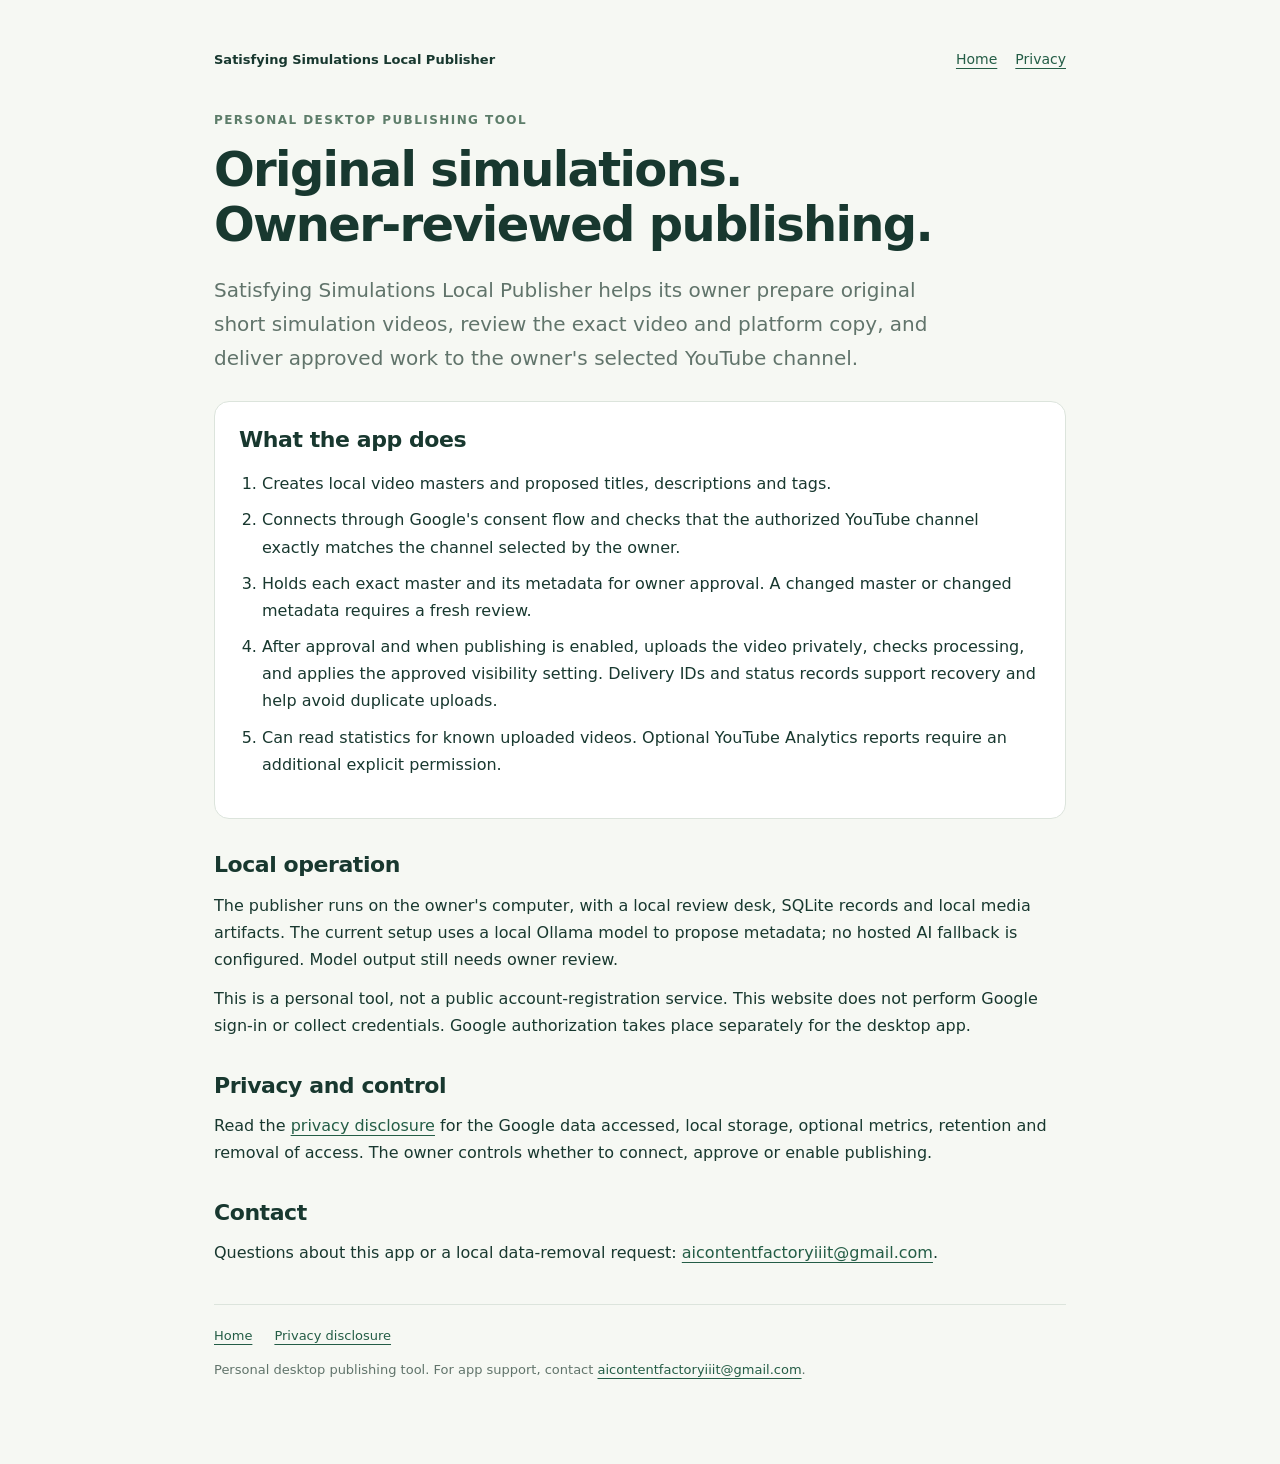
<file: index.html>
<!doctype html>
<html lang="en"><head><meta charset="utf-8"><meta name="viewport" content="width=device-width,initial-scale=1"><meta name="color-scheme" content="light"><title>Satisfying Simulations Local Publisher</title><link rel="stylesheet" href="styles.css"></head><body><main>
<nav aria-label="Main"><strong>Satisfying Simulations Local Publisher</strong><div><a href="index.html" aria-current="page">Home</a><a href="privacy.html">Privacy</a></div></nav>
<p class="eyebrow">Personal desktop publishing tool</p><h1>Original simulations.<br>Owner-reviewed publishing.</h1>
<p class="intro">Satisfying Simulations Local Publisher helps its owner prepare original short simulation videos, review the exact video and platform copy, and deliver approved work to the owner's selected YouTube channel.</p>
<section class="panel"><h2>What the app does</h2><ol><li>Creates local video masters and proposed titles, descriptions and tags.</li><li>Connects through Google's consent flow and checks that the authorized YouTube channel exactly matches the channel selected by the owner.</li><li>Holds each exact master and its metadata for owner approval. A changed master or changed metadata requires a fresh review.</li><li>After approval and when publishing is enabled, uploads the video privately, checks processing, and applies the approved visibility setting. Delivery IDs and status records support recovery and help avoid duplicate uploads.</li><li>Can read statistics for known uploaded videos. Optional YouTube Analytics reports require an additional explicit permission.</li></ol></section>
<h2>Local operation</h2><p>The publisher runs on the owner's computer, with a local review desk, SQLite records and local media artifacts. The current setup uses a local Ollama model to propose metadata; no hosted AI fallback is configured. Model output still needs owner review.</p><p>This is a personal tool, not a public account-registration service. This website does not perform Google sign-in or collect credentials. Google authorization takes place separately for the desktop app.</p>
<h2>Privacy and control</h2><p>Read the <a href="privacy.html">privacy disclosure</a> for the Google data accessed, local storage, optional metrics, retention and removal of access. The owner controls whether to connect, approve or enable publishing.</p>
<h2>Contact</h2><p>Questions about this app or a local data-removal request: <a href="mailto:aicontentfactoryiiit@gmail.com">aicontentfactoryiiit@gmail.com</a>.</p>
<footer><div class="links"><a href="index.html">Home</a><a href="privacy.html">Privacy disclosure</a></div><p>Personal desktop publishing tool. For app support, contact <a href="mailto:aicontentfactoryiiit@gmail.com">aicontentfactoryiiit@gmail.com</a>.</p></footer>
</main></body></html>
</file>
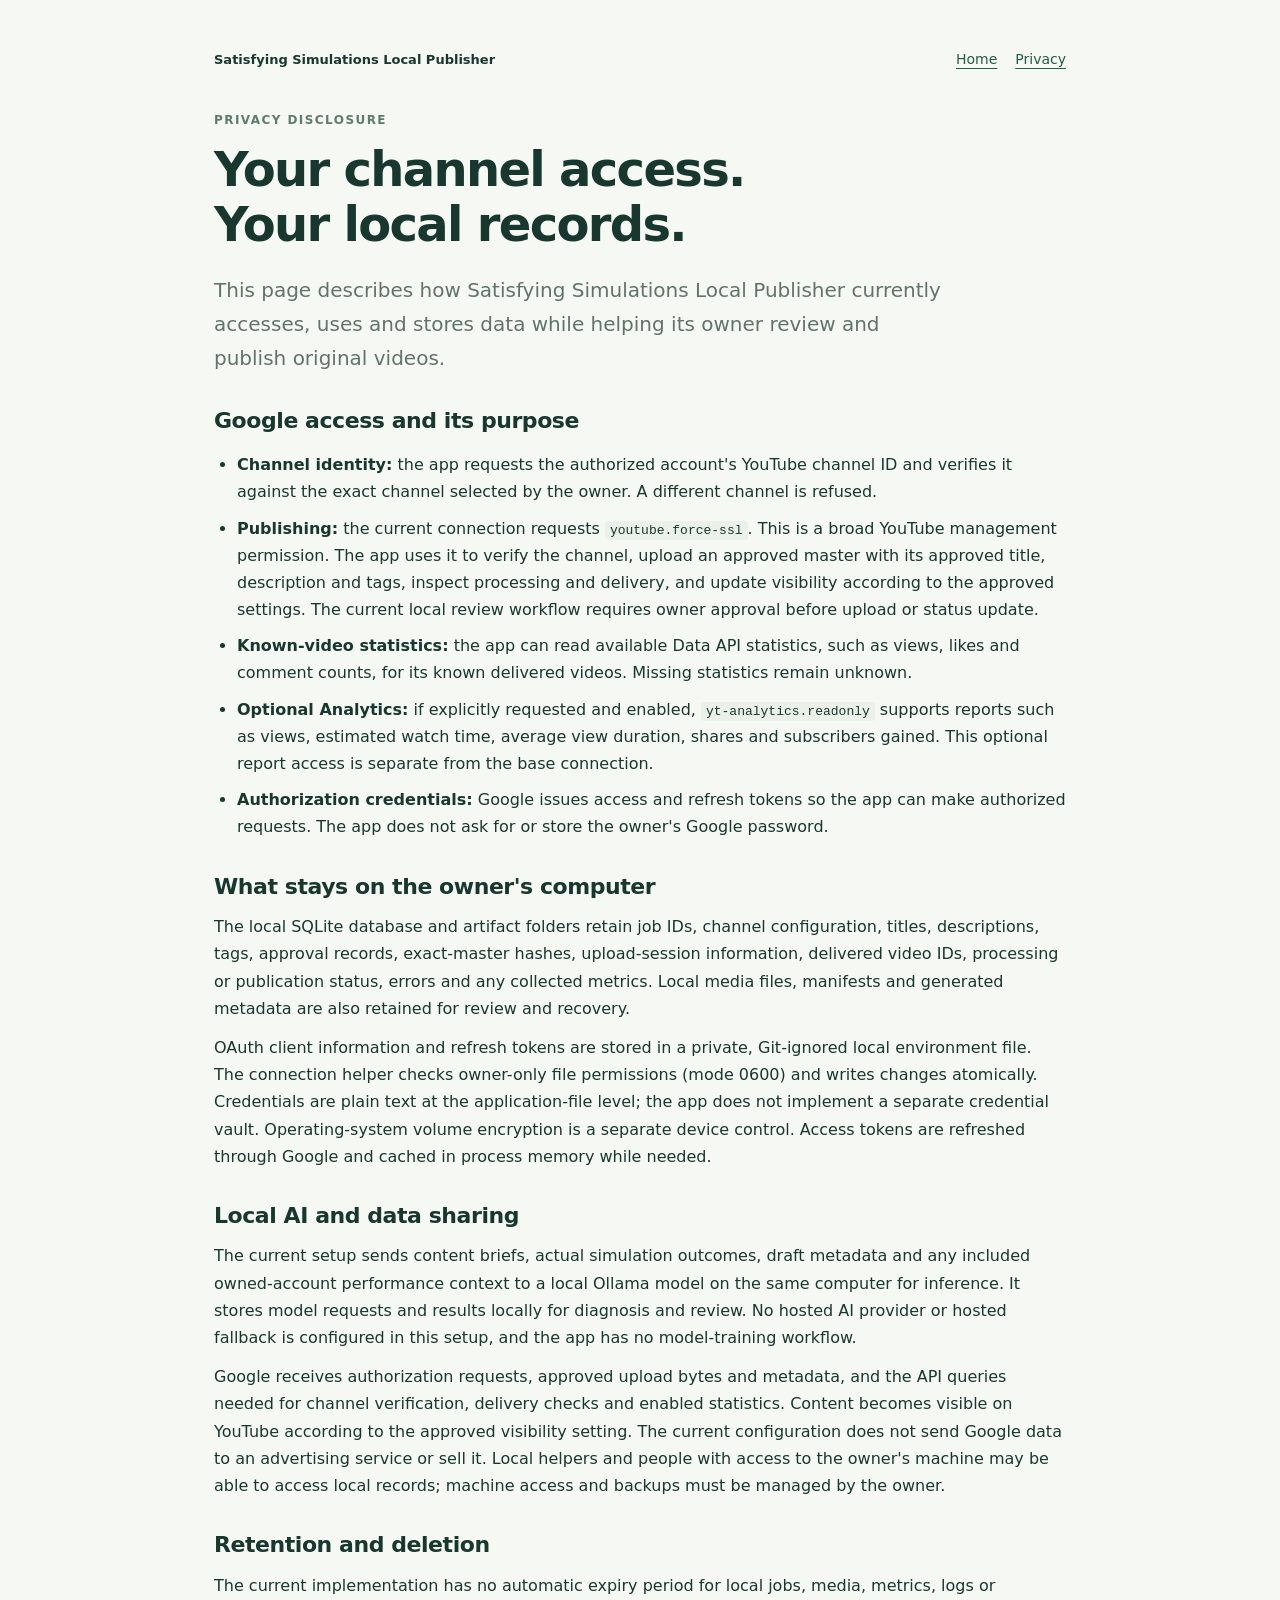
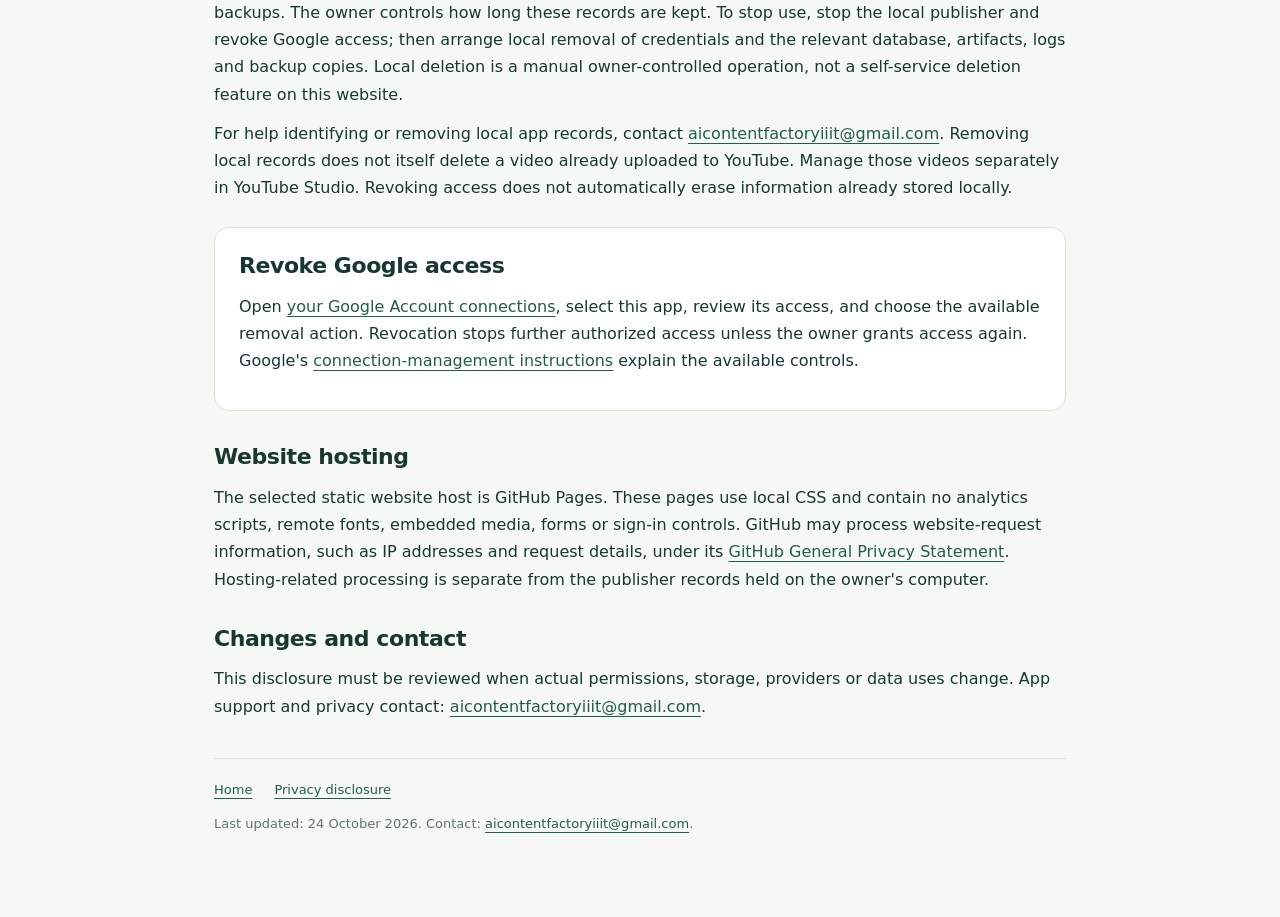
<file: privacy.html>
<!doctype html>
<html lang="en"><head><meta charset="utf-8"><meta name="viewport" content="width=device-width,initial-scale=1"><meta name="color-scheme" content="light"><title>Privacy · Satisfying Simulations Local Publisher</title><link rel="stylesheet" href="styles.css"></head><body><main>
<nav aria-label="Main"><strong>Satisfying Simulations Local Publisher</strong><div><a href="index.html">Home</a><a href="privacy.html" aria-current="page">Privacy</a></div></nav>
<p class="eyebrow">Privacy disclosure</p><h1>Your channel access.<br>Your local records.</h1><p class="intro">This page describes how Satisfying Simulations Local Publisher currently accesses, uses and stores data while helping its owner review and publish original videos.</p>
<h2>Google access and its purpose</h2><ul><li><strong>Channel identity:</strong> the app requests the authorized account's YouTube channel ID and verifies it against the exact channel selected by the owner. A different channel is refused.</li><li><strong>Publishing:</strong> the current connection requests <code>youtube.force-ssl</code>. This is a broad YouTube management permission. The app uses it to verify the channel, upload an approved master with its approved title, description and tags, inspect processing and delivery, and update visibility according to the approved settings. The current local review workflow requires owner approval before upload or status update.</li><li><strong>Known-video statistics:</strong> the app can read available Data API statistics, such as views, likes and comment counts, for its known delivered videos. Missing statistics remain unknown.</li><li><strong>Optional Analytics:</strong> if explicitly requested and enabled, <code>yt-analytics.readonly</code> supports reports such as views, estimated watch time, average view duration, shares and subscribers gained. This optional report access is separate from the base connection.</li><li><strong>Authorization credentials:</strong> Google issues access and refresh tokens so the app can make authorized requests. The app does not ask for or store the owner's Google password.</li></ul>
<h2>What stays on the owner's computer</h2><p>The local SQLite database and artifact folders retain job IDs, channel configuration, titles, descriptions, tags, approval records, exact-master hashes, upload-session information, delivered video IDs, processing or publication status, errors and any collected metrics. Local media files, manifests and generated metadata are also retained for review and recovery.</p><p>OAuth client information and refresh tokens are stored in a private, Git-ignored local environment file. The connection helper checks owner-only file permissions (mode 0600) and writes changes atomically. Credentials are plain text at the application-file level; the app does not implement a separate credential vault. Operating-system volume encryption is a separate device control. Access tokens are refreshed through Google and cached in process memory while needed.</p>
<h2>Local AI and data sharing</h2><p>The current setup sends content briefs, actual simulation outcomes, draft metadata and any included owned-account performance context to a local Ollama model on the same computer for inference. It stores model requests and results locally for diagnosis and review. No hosted AI provider or hosted fallback is configured in this setup, and the app has no model-training workflow.</p><p>Google receives authorization requests, approved upload bytes and metadata, and the API queries needed for channel verification, delivery checks and enabled statistics. Content becomes visible on YouTube according to the approved visibility setting. The current configuration does not send Google data to an advertising service or sell it. Local helpers and people with access to the owner's machine may be able to access local records; machine access and backups must be managed by the owner.</p>
<h2>Retention and deletion</h2><p>The current implementation has no automatic expiry period for local jobs, media, metrics, logs or backups. The owner controls how long these records are kept. To stop use, stop the local publisher and revoke Google access; then arrange local removal of credentials and the relevant database, artifacts, logs and backup copies. Local deletion is a manual owner-controlled operation, not a self-service deletion feature on this website.</p><p>For help identifying or removing local app records, contact <a href="mailto:aicontentfactoryiiit@gmail.com">aicontentfactoryiiit@gmail.com</a>. Removing local records does not itself delete a video already uploaded to YouTube. Manage those videos separately in YouTube Studio. Revoking access does not automatically erase information already stored locally.</p>
<section class="panel"><h2>Revoke Google access</h2><p>Open <a href="https://myaccount.google.com/connections" rel="noreferrer">your Google Account connections</a>, select this app, review its access, and choose the available removal action. Revocation stops further authorized access unless the owner grants access again. Google's <a href="https://support.google.com/accounts/answer/13533235?hl=en" rel="noreferrer">connection-management instructions</a> explain the available controls.</p></section>
<h2>Website hosting</h2><p>The selected static website host is GitHub Pages. These pages use local CSS and contain no analytics scripts, remote fonts, embedded media, forms or sign-in controls. GitHub may process website-request information, such as IP addresses and request details, under its <a href="https://docs.github.com/en/site-policy/privacy-policies/github-general-privacy-statement" rel="noreferrer">GitHub General Privacy Statement</a>. Hosting-related processing is separate from the publisher records held on the owner's computer.</p>
<h2>Changes and contact</h2><p>This disclosure must be reviewed when actual permissions, storage, providers or data uses change. App support and privacy contact: <a href="mailto:aicontentfactoryiiit@gmail.com">aicontentfactoryiiit@gmail.com</a>.</p>
<footer><div class="links"><a href="index.html">Home</a><a href="privacy.html">Privacy disclosure</a></div><p>Last updated: 24 October 2026. Contact: <a href="mailto:aicontentfactoryiiit@gmail.com">aicontentfactoryiiit@gmail.com</a>.</p></footer>
</main></body></html>
</file>
<file: styles.css>
:root{color-scheme:light;--ink:#18382f;--muted:#61746b;--line:#dce4dc;--paper:#f6f8f3;--accent:#245d46}*{box-sizing:border-box}body{margin:0;background:var(--paper);color:var(--ink);font:16px/1.7 system-ui,-apple-system,BlinkMacSystemFont,"Segoe UI",sans-serif}main{max-width:900px;margin:auto;padding:48px 24px 70px}nav{display:flex;justify-content:space-between;align-items:center;gap:20px;margin-bottom:38px;font-size:14px}nav strong{font-size:13px}a{color:var(--accent);text-underline-offset:4px}nav a{margin-left:18px}.eyebrow{font-size:12px;letter-spacing:.12em;text-transform:uppercase;font-weight:700;color:#5d7d6a;margin-bottom:12px}h1{font-size:clamp(32px,5vw,48px);line-height:1.15;letter-spacing:-.035em;margin:0 0 20px}h2{font-size:22px;letter-spacing:-.02em;line-height:1.3;margin:32px 0 12px}p{margin:12px 0}.intro{font-size:20px;color:var(--muted);max-width:740px}.panel{background:white;border:1px solid var(--line);border-radius:15px;padding:24px;margin:26px 0}.panel h2:first-child{margin-top:0}ul,ol{padding-left:23px}li{margin:9px 0}code{font-size:13px;overflow-wrap:anywhere;background:#ebf0e8;padding:2px 5px;border-radius:4px}.small{font-size:13px;color:var(--muted)}footer{border-top:1px solid var(--line);padding-top:20px;margin-top:38px;font-size:13px;color:var(--muted)}.links{display:flex;gap:22px;flex-wrap:wrap}@media(max-width:600px){main{padding:24px 18px 45px}nav{display:block}nav div{margin-top:12px}nav a{margin-left:0;margin-right:18px}.panel{padding:19px}.intro{font-size:18px}}
</file>
